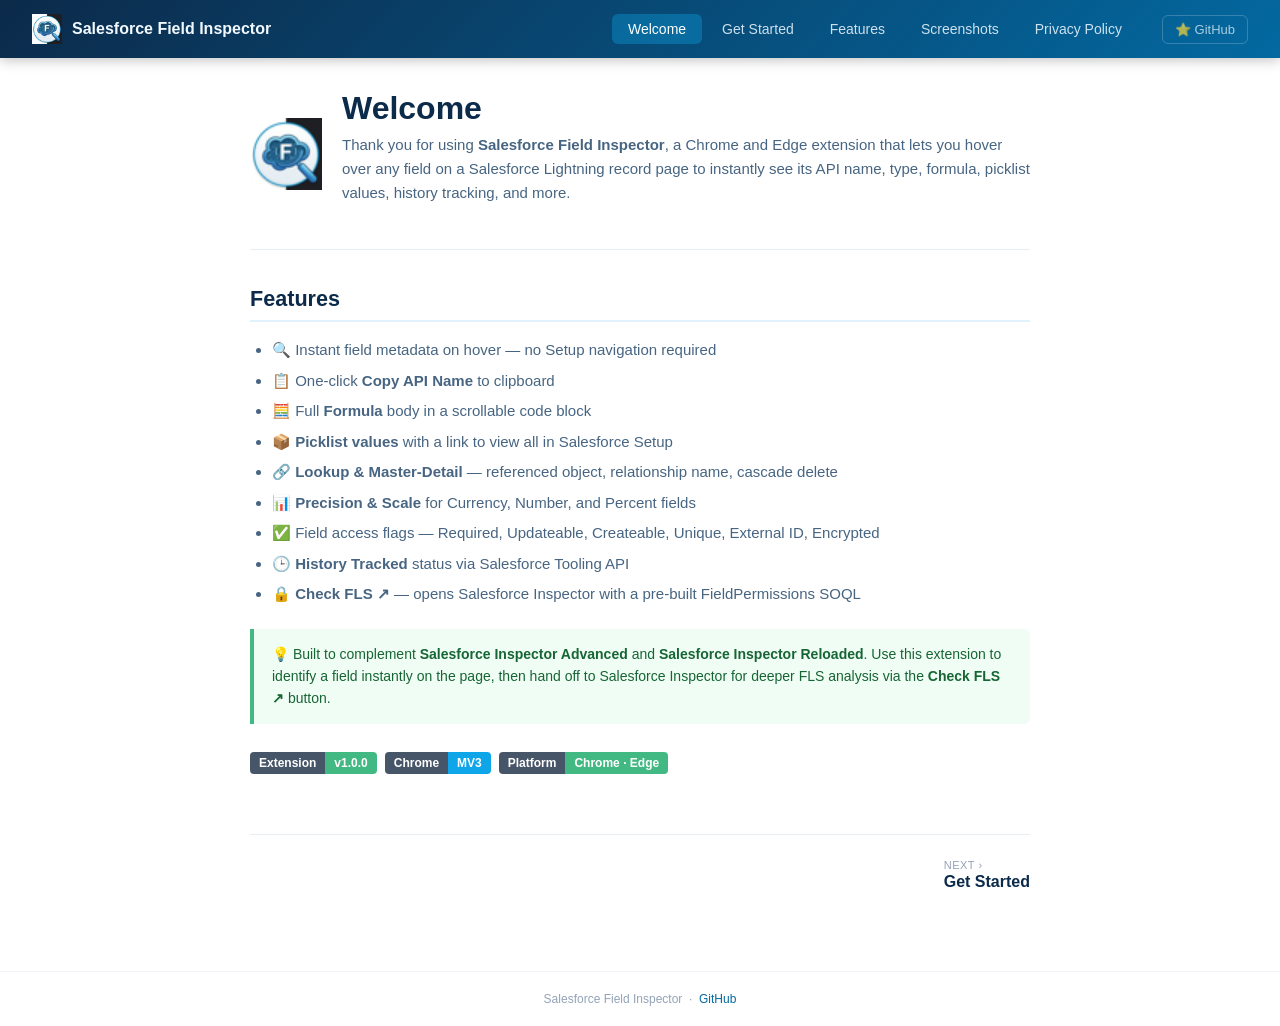
<file: docs/index.html>
<!DOCTYPE html>
<html lang="en">
<head>
  <meta charset="UTF-8" />
  <meta name="viewport" content="width=device-width, initial-scale=1.0" />
  <title>Salesforce Field Inspector</title>
  <meta name="description" content="Hover over any field on a Salesforce Lightning record page to instantly see its API name, type, formula, and more." />
  <link rel="icon" type="image/png" href="icon48.png" />
  <style>
    *, *::before, *::after { box-sizing: border-box; margin: 0; padding: 0; }

    body {
      font-family: -apple-system, BlinkMacSystemFont, 'Segoe UI', Arial, sans-serif;
      font-size: 15px;
      color: #2c3e50;
      background: #fff;
    }

    /* ── NAVBAR ──────────────────────────────────────────── */
    .navbar {
      position: fixed;
      top: 0; left: 0; right: 0;
      height: 58px;
      background: linear-gradient(135deg, #0c2a4a 0%, #0369a1 100%);
      display: flex;
      align-items: center;
      padding: 0 32px;
      gap: 24px;
      z-index: 1000;
      box-shadow: 0 2px 12px rgba(0,0,0,0.25);
    }
    .navbar-brand {
      display: flex;
      align-items: center;
      gap: 10px;
      text-decoration: none;
      color: #f0f9ff;
      font-weight: 700;
      font-size: 16px;
      white-space: nowrap;
      margin-right: auto;
    }
    .navbar-brand img {
      width: 30px;
      height: 30px;
    }
    .nav-links {
      display: flex;
      gap: 4px;
    }
    .nav-links a {
      color: rgba(240,249,255,0.85);
      text-decoration: none;
      font-size: 14px;
      font-weight: 500;
      padding: 7px 16px;
      border-radius: 6px;
      transition: background 0.15s, color 0.15s;
      white-space: nowrap;
    }
    .nav-links a:hover {
      background: rgba(255,255,255,0.15);
      color: #fff;
    }
    .nav-links a.active {
      background: rgba(14,165,233,0.35);
      color: #fff;
    }
    .navbar-gh {
      color: rgba(240,249,255,0.7);
      text-decoration: none;
      font-size: 13px;
      padding: 6px 12px;
      border: 1px solid rgba(255,255,255,0.2);
      border-radius: 6px;
      transition: background 0.15s, color 0.15s;
      white-space: nowrap;
    }
    .navbar-gh:hover {
      background: rgba(255,255,255,0.1);
      color: #fff;
    }

    /* ── LAYOUT ──────────────────────────────────────────── */
    .page-wrapper {
      max-width: 860px;
      margin: 0 auto;
      padding: 90px 40px 80px;
    }

    /* ── HERO ────────────────────────────────────────────── */
    .hero {
      display: flex;
      align-items: center;
      gap: 20px;
      margin-bottom: 36px;
      padding-bottom: 32px;
      border-bottom: 1px solid #e8edf2;
    }
    .hero img {
      width: 72px;
      height: 72px;
      flex-shrink: 0;
    }
    .hero h1 {
      font-size: 2rem;
      color: #0c2a4a;
      margin-bottom: 6px;
    }
    .hero p {
      color: #476582;
      font-size: 15px;
      line-height: 1.6;
    }

    /* ── CONTENT SECTIONS ────────────────────────────────── */
    h2 {
      font-size: 1.35rem;
      color: #0c2a4a;
      margin: 36px 0 14px;
      padding-bottom: 8px;
      border-bottom: 2px solid #e0f2fe;
    }
    h3 {
      font-size: 1.05rem;
      color: #0369a1;
      margin: 24px 0 10px;
    }
    p { line-height: 1.7; color: #476582; margin-bottom: 12px; }
    ul, ol { padding-left: 22px; color: #476582; line-height: 1.9; margin-bottom: 12px; }
    li { margin-bottom: 2px; }
    code {
      background: #f1f5f9;
      padding: 2px 6px;
      border-radius: 4px;
      font-size: 13px;
      color: #0369a1;
    }

    /* ── CALLOUT ─────────────────────────────────────────── */
    .callout {
      border-left: 4px solid #42b983;
      background: #f0fdf4;
      padding: 14px 18px;
      border-radius: 0 6px 6px 0;
      color: #166534;
      margin: 20px 0;
      font-size: 14px;
      line-height: 1.6;
    }
    .callout.blue {
      border-left-color: #0ea5e9;
      background: #f0f9ff;
      color: #0c4a6e;
    }

    /* ── TABLE ───────────────────────────────────────────── */
    table {
      width: 100%;
      border-collapse: collapse;
      margin: 16px 0;
      font-size: 14px;
    }
    th {
      background: #0369a1;
      color: #fff;
      padding: 10px 14px;
      text-align: left;
      font-weight: 600;
    }
    td {
      padding: 9px 14px;
      border-bottom: 1px solid #e2e8f0;
      color: #476582;
    }
    tr:nth-child(even) td { background: #f8fafc; }

    /* ── BADGES ──────────────────────────────────────────── */
    .badge-row { display: flex; gap: 8px; flex-wrap: wrap; margin-top: 28px; }
    .badge {
      display: inline-flex;
      border-radius: 4px;
      overflow: hidden;
      font-size: 12px;
      font-weight: 600;
    }
    .badge .b-label { background: #475569; color: #fff; padding: 4px 9px; }
    .badge .b-val   { background: #42b983; color: #fff; padding: 4px 9px; }
    .badge .b-val.blue { background: #0ea5e9; }

    /* ── FEATURE GRID ────────────────────────────────────── */
    .feature-grid {
      display: grid;
      grid-template-columns: repeat(auto-fill, minmax(240px, 1fr));
      gap: 14px;
      margin: 18px 0;
    }
    .feature-card {
      border: 1px solid #e2e8f0;
      border-radius: 8px;
      padding: 16px;
      background: #fafcff;
    }
    .feature-card .fc-icon { font-size: 22px; margin-bottom: 8px; }
    .feature-card .fc-title { font-weight: 700; color: #0c2a4a; margin-bottom: 4px; font-size: 14px; }
    .feature-card .fc-desc  { font-size: 13px; color: #64748b; line-height: 1.5; }

    /* ── PRIVACY TABLE ───────────────────────────────────── */
    .privacy-principle { display: flex; gap: 12px; padding: 10px 0; border-bottom: 1px solid #f1f5f9; }
    .privacy-principle:last-child { border-bottom: none; }
    .pp-icon { font-size: 18px; flex-shrink: 0; }
    .pp-title { font-weight: 600; color: #0c2a4a; font-size: 14px; }
    .pp-desc  { font-size: 13px; color: #64748b; margin-top: 2px; }

    /* ── PAGINATION ──────────────────────────────────────── */
    .pagination {
      display: flex;
      justify-content: space-between;
      margin-top: 60px;
      padding-top: 24px;
      border-top: 1px solid #e8edf2;
    }
    .pagination a {
      text-decoration: none;
      color: #0369a1;
      font-size: 13px;
      font-weight: 500;
    }
    .pagination .pg-label { color: #94a3b8; font-size: 11px; text-transform: uppercase; letter-spacing: 0.5px; display: block; margin-bottom: 2px; }
    .pagination .pg-title { font-size: 16px; font-weight: 700; color: #0c2a4a; }
    .pagination a:hover .pg-title { color: #0369a1; }

    /* ── FOOTER ──────────────────────────────────────────── */
    footer {
      text-align: center;
      padding: 20px;
      color: #94a3b8;
      font-size: 12px;
      border-top: 1px solid #f1f5f9;
    }
    footer a { color: #0369a1; text-decoration: none; }

    /* ── PAGES (shown/hidden via JS) ─────────────────────── */
    .page { display: none; }
    .page.active { display: block; }
  </style>
</head>
<body>

  <!-- NAVBAR -->
  <nav class="navbar">
    <a class="navbar-brand" href="#">
      <img src="icon48.png" alt="Salesforce Field Inspector" />
      Salesforce Field Inspector
    </a>
    <div class="nav-links">
      <a href="#welcome"        class="nav-link active">Welcome</a>
      <a href="#get-started"    class="nav-link">Get Started</a>
      <a href="#features"       class="nav-link">Features</a>
      <a href="#screenshots"    class="nav-link">Screenshots</a>
      <a href="#privacy-policy" class="nav-link">Privacy Policy</a>
    </div>
    <a class="navbar-gh" href="https://github.com/amrit-suman/Salesforce-Field-Inspector" target="_blank" rel="noopener noreferrer">⭐ GitHub</a>
  </nav>

  <div class="page-wrapper">

    <!-- ── WELCOME ────────────────────────────────────────── -->
    <div id="page-welcome" class="page active">
      <div class="hero">
        <img src="icon48.png" alt="Salesforce Field Inspector" />
        <div>
          <h1>Welcome</h1>
          <p>Thank you for using <strong>Salesforce Field Inspector</strong>, a Chrome and Edge extension that lets you hover over any field on a Salesforce Lightning record page to instantly see its API name, type, formula, picklist values, history tracking, and more.</p>
        </div>
      </div>

      <h2>Features</h2>
      <ul>
        <li>🔍 Instant field metadata on hover — no Setup navigation required</li>
        <li>📋 One-click <strong>Copy API Name</strong> to clipboard</li>
        <li>🧮 Full <strong>Formula</strong> body in a scrollable code block</li>
        <li>📦 <strong>Picklist values</strong> with a link to view all in Salesforce Setup</li>
        <li>🔗 <strong>Lookup &amp; Master-Detail</strong> — referenced object, relationship name, cascade delete</li>
        <li>📊 <strong>Precision &amp; Scale</strong> for Currency, Number, and Percent fields</li>
        <li>✅ Field access flags — Required, Updateable, Createable, Unique, External ID, Encrypted</li>
        <li>🕒 <strong>History Tracked</strong> status via Salesforce Tooling API</li>
        <li>🔒 <strong>Check FLS ↗</strong> — opens Salesforce Inspector with a pre-built FieldPermissions SOQL</li>
      </ul>

      <div class="callout">
        💡 Built to complement <strong>Salesforce Inspector Advanced</strong> and <strong>Salesforce Inspector Reloaded</strong>. Use this extension to identify a field instantly on the page, then hand off to Salesforce Inspector for deeper FLS analysis via the <strong>Check FLS ↗</strong> button.
      </div>

      <div class="badge-row">
        <span class="badge"><span class="b-label">Extension</span><span class="b-val">v1.0.0</span></span>
        <span class="badge"><span class="b-label">Chrome</span><span class="b-val blue">MV3</span></span>
        <span class="badge"><span class="b-label">Platform</span><span class="b-val">Chrome · Edge</span></span>
      </div>

      <div class="pagination">
        <span></span>
        <a href="#get-started" class="nav-link">
          <span class="pg-label">NEXT ›</span>
          <span class="pg-title">Get Started</span>
        </a>
      </div>
    </div>

    <!-- ── GET STARTED ─────────────────────────────────────── -->
    <div id="page-get-started" class="page">
      <h1>Get Started</h1>
      <p>Get Salesforce Field Inspector running in under a minute.</p>

      <h2>Requirements</h2>
      <ul>
        <li><strong>Browser</strong> — Google Chrome or Microsoft Edge</li>
        <li><strong>Salesforce</strong> — Lightning Experience enabled on your org</li>
        <li><strong>Page type</strong> — Standard Lightning record pages (<code>/lightning/r/*/view</code>)</li>
        <li><strong>Permission</strong> — API Enabled on your Salesforce user profile</li>
      </ul>

      <h2>Installation</h2>
      <ol>
        <li><a href="https://github.com/amrit-suman/Salesforce-Field-Inspector" target="_blank" rel="noopener noreferrer">Download or clone the repository</a></li>
        <li>Open Chrome or Edge and go to <code>chrome://extensions</code></li>
        <li>Enable <strong>Developer mode</strong> (toggle in the top-right corner)</li>
        <li>Click <strong>Load unpacked</strong></li>
        <li>Select the <code>Salesforce-Field-Inspector</code> folder</li>
        <li>Navigate to any Salesforce Lightning record page — the extension activates automatically</li>
      </ol>

      <h2>How to Use</h2>
      <ol>
        <li>Open any Salesforce record page (Account, Contact, Opportunity, or any custom object)</li>
        <li>Hover over a <strong>field label</strong> or <strong>field value</strong> for ~0.8 seconds</li>
        <li>The metadata tooltip appears — move your mouse into it to keep it open</li>
        <li>Click <strong>Copy API Name</strong> to copy the field's API name to your clipboard</li>
        <li>Click <strong>Check FLS ↗</strong> to open field-level security analysis in Salesforce Inspector</li>
        <li>Click <strong>✕</strong> or anywhere outside the tooltip to dismiss it</li>
      </ol>

      <h2>Check FLS Button</h2>
      <p>The <strong>Check FLS ↗</strong> button requires one of the following extensions to be installed:</p>
      <ul>
        <li><strong>Salesforce Inspector Advanced</strong> — takes priority if both are installed</li>
        <li><strong>Salesforce Inspector Reloaded</strong></li>
      </ul>
      <p>Both are available on the Chrome Web Store. If neither is installed, clicking the button shows an installation prompt.</p>

      <h2>Troubleshooting</h2>
      <h3>Tooltip does not appear</h3>
      <p>Confirm you are on a <code>/lightning/r/</code> record page — not a list view, Setup page, or App Builder. Reload the Salesforce page after installing the extension.</p>

      <h3>"Session expired" error</h3>
      <p>Click <strong>↺ Reload Page</strong> in the tooltip or manually refresh the Salesforce page. Sessions expire after the configured idle timeout (default 2 hours in Salesforce).</p>

      <h3>"Field not found" error</h3>
      <p>The field may be a compound field (Name, Address) or an internal system field. Hover directly over a sub-field (e.g. City or Street) rather than the compound wrapper.</p>

      <h3>"Check FLS ↗" shows an alert</h3>
      <p>Install <strong>Salesforce Inspector Advanced</strong> or <strong>Salesforce Inspector Reloaded</strong> from the Chrome Web Store and ensure it is enabled.</p>

      <div class="pagination">
        <a href="#welcome" class="nav-link">
          <span class="pg-label">‹ PREV</span>
          <span class="pg-title">Welcome</span>
        </a>
        <a href="#features" class="nav-link">
          <span class="pg-label">NEXT ›</span>
          <span class="pg-title">Features</span>
        </a>
      </div>
    </div>

    <!-- ── FEATURES ───────────────────────────────────────── -->
    <div id="page-features" class="page">
      <h1>Features</h1>
      <p>A complete breakdown of everything Salesforce Field Inspector shows you.</p>

      <h2>Field Metadata Tooltip</h2>
      <p>Hover over any field label or value on a Lightning record page for 0.8 seconds and a tooltip appears with full field metadata. The tooltip stays open when you move your mouse into it.</p>

      <div class="feature-grid">
        <div class="feature-card">
          <div class="fc-icon">📋</div>
          <div class="fc-title">API Name</div>
          <div class="fc-desc">Highlighted in blue. Click <strong>Copy API Name</strong> to copy to clipboard with a ✓ confirmation.</div>
        </div>
        <div class="feature-card">
          <div class="fc-icon">🏷️</div>
          <div class="fc-title">Label &amp; Type</div>
          <div class="fc-desc">Display label and human-readable type — e.g. Formula (Text), Master-Detail, Multi-Select Picklist.</div>
        </div>
        <div class="feature-card">
          <div class="fc-icon">🔗</div>
          <div class="fc-title">Lookup &amp; Master-Detail</div>
          <div class="fc-desc">Referenced object, relationship API name, and cascade delete flag.</div>
        </div>
        <div class="feature-card">
          <div class="fc-icon">🧮</div>
          <div class="fc-title">Formula</div>
          <div class="fc-desc">Full formula body in a scrollable code block — no need to open the field editor.</div>
        </div>
        <div class="feature-card">
          <div class="fc-icon">📦</div>
          <div class="fc-title">Picklist Values</div>
          <div class="fc-desc">Up to 8 active values shown inline. <strong>+N more</strong> opens all values in Salesforce Setup.</div>
        </div>
        <div class="feature-card">
          <div class="fc-icon">🕒</div>
          <div class="fc-title">History Tracked</div>
          <div class="fc-desc">Yes / No status fetched from the Salesforce Tooling API (EntityParticle).</div>
        </div>
        <div class="feature-card">
          <div class="fc-icon">✅</div>
          <div class="fc-title">Access Flags</div>
          <div class="fc-desc">Required, Updateable, Createable, Unique, External ID, Encrypted.</div>
        </div>
        <div class="feature-card">
          <div class="fc-icon">🔒</div>
          <div class="fc-title">Check FLS ↗</div>
          <div class="fc-desc">Opens Salesforce Inspector with a pre-built FieldPermissions SOQL to check profile and permission set access.</div>
        </div>
      </div>

      <h2>FLS SOQL</h2>
      <p>The <strong>Check FLS ↗</strong> button pre-fills this query in Salesforce Inspector's Data Export tab:</p>
      <pre><code>SELECT Parent.Label, Parent.Profile.Name, Parent.IsOwnedByProfile, PermissionsRead, PermissionsEdit
FROM FieldPermissions
WHERE SobjectType = 'Account'
AND Field = 'Account.Industry'
ORDER BY Parent.IsOwnedByProfile DESC, Parent.Profile.Name</code></pre>
      <p><code>Parent.IsOwnedByProfile = true</code> → Profile &nbsp;|&nbsp; <code>false</code> → Permission Set or Permission Set Group</p>

      <h2>All Supported Field Types</h2>
      <p>Text · Text Area · Long Text Area · Checkbox · Number · Currency · Percent · Date · Date/Time · Time · Email · Phone · URL · Picklist · Multi-Select Picklist · Lookup · Master-Detail · Formula · Auto Number · Record ID · Geolocation · Encrypted Text · File (Base64)</p>

      <h2>Performance</h2>
      <table>
        <tr><th>Behaviour</th><th>Detail</th></tr>
        <tr><td>Hover delay</td><td>800 ms — tooltip only triggers after cursor stays on a field</td></tr>
        <tr><td>Object metadata cache</td><td>5 minutes per object — repeated hovers generate no extra API calls</td></tr>
        <tr><td>History tracking cache</td><td>5 minutes per field</td></tr>
        <tr><td>Inspector detection cache</td><td>Lifetime of the page — checked once per page load</td></tr>
      </table>

      <h2>Limitations</h2>
      <ul>
        <li><strong>Lightning Experience only</strong> — does not work on Classic, list views, Setup pages, Flow screens, or App Builder</li>
        <li><strong>Compound fields</strong> — Name and Address compound wrappers are not resolved; hover over sub-fields (First Name, City, etc.)</li>
        <li><strong>System fields</strong> — some internal fields may not resolve if they have no visible label in the DOM</li>
        <li><strong>API access required</strong> — the running user must have API Enabled in their profile or permission set</li>
      </ul>

      <div class="pagination">
        <a href="#get-started" class="nav-link">
          <span class="pg-label">‹ PREV</span>
          <span class="pg-title">Get Started</span>
        </a>
        <a href="#screenshots" class="nav-link">
          <span class="pg-label">NEXT ›</span>
          <span class="pg-title">Screenshots</span>
        </a>
      </div>
    </div>

    <!-- ── SCREENSHOTS ────────────────────────────────────────── -->
    <div id="page-screenshots" class="page">
      <h1>Screenshots</h1>
      <p>Tooltip previews across different Salesforce field types.</p>

      <div style="display:grid;grid-template-columns:repeat(3,1fr);gap:16px;margin:24px 0;">
        <div>
          <p style="font-weight:600;font-size:13px;color:#0369a1;margin-bottom:8px;">Text Field</p>
          <img src="01-text-field.png" alt="Text field" style="width:100%;border-radius:8px;box-shadow:0 3px 12px rgba(0,0,0,0.12);" />
        </div>
        <div>
          <p style="font-weight:600;font-size:13px;color:#0369a1;margin-bottom:8px;">Formula Field</p>
          <img src="02-formula-field.png" alt="Formula field" style="width:100%;border-radius:8px;box-shadow:0 3px 12px rgba(0,0,0,0.12);" />
        </div>
        <div>
          <p style="font-weight:600;font-size:13px;color:#0369a1;margin-bottom:8px;">Lookup Field</p>
          <img src="03-lookup-field.png" alt="Lookup field" style="width:100%;border-radius:8px;box-shadow:0 3px 12px rgba(0,0,0,0.12);" />
        </div>
        <div>
          <p style="font-weight:600;font-size:13px;color:#0369a1;margin-bottom:8px;">Picklist Field</p>
          <img src="04-picklist-field.png" alt="Picklist field" style="width:100%;border-radius:8px;box-shadow:0 3px 12px rgba(0,0,0,0.12);" />
        </div>
        <div>
          <p style="font-weight:600;font-size:13px;color:#0369a1;margin-bottom:8px;">Currency Field</p>
          <img src="05-currency-field.png" alt="Currency field" style="width:100%;border-radius:8px;box-shadow:0 3px 12px rgba(0,0,0,0.12);" />
        </div>
        <div>
          <p style="font-weight:600;font-size:13px;color:#0369a1;margin-bottom:8px;">Master-Detail Field</p>
          <img src="06-master-detail-field.png" alt="Master-Detail field" style="width:100%;border-radius:8px;box-shadow:0 3px 12px rgba(0,0,0,0.12);" />
        </div>
      </div>

      <div class="pagination">
        <a href="#features" class="nav-link">
          <span class="pg-label">‹ PREV</span>
          <span class="pg-title">Features</span>
        </a>
        <a href="#privacy-policy" class="nav-link">
          <span class="pg-label">NEXT ›</span>
          <span class="pg-title">Privacy Policy</span>
        </a>
      </div>
    </div>

    <!-- ── PRIVACY POLICY ──────────────────────────────────── -->
    <div id="page-privacy-policy" class="page">
      <h1>Privacy Policy</h1>
      <p><strong>Extension:</strong> Salesforce Field Inspector &nbsp;·&nbsp; <strong>Last updated:</strong> March 2026</p>

      <h2>Overview</h2>
      <p>Salesforce Field Inspector displays field schema metadata in a tooltip when you hover over fields on Salesforce Lightning record pages. This policy describes exactly what data the extension accesses, how it is used, and what it does not do.</p>

      <h2>Data We Access</h2>
      <h3>Salesforce Session Cookie (<code>sid</code>)</h3>
      <p>Used solely as a Bearer token to authenticate calls to your own Salesforce org's REST and Tooling APIs. It is:</p>
      <ul>
        <li>Held in memory for the lifetime of the current page only</li>
        <li>Never written to disk, <code>localStorage</code>, or any persistent storage</li>
        <li>Never transmitted to any server other than your own Salesforce org</li>
        <li>Discarded automatically when you navigate away or close the tab</li>
      </ul>

      <h3>Field Schema Metadata</h3>
      <p>Fetched from your own Salesforce org only. Schema-level only — <strong>no record data, no user data, no personal information is ever read</strong>. Cached in memory for 5 minutes and discarded on navigation.</p>

      <h2>Data We Do Not Access</h2>
      <ul>
        <li><strong>No record data</strong> — field values are never read</li>
        <li><strong>No personal information</strong> — no names, emails, user IDs, or profile data</li>
        <li><strong>No browsing history</strong> — scoped to Salesforce Lightning record pages only</li>
        <li><strong>No clipboard reads</strong> — clipboard access is write-only (Copy API Name button)</li>
      </ul>

      <h2>Security Principles</h2>
      <div>
        <div class="privacy-principle"><span class="pp-icon">🛡️</span><div><div class="pp-title">Local Data Only</div><div class="pp-desc">All data stays on your device. Nothing is sent to any external server.</div></div></div>
        <div class="privacy-principle"><span class="pp-icon">🚫</span><div><div class="pp-title">No Third-Party Sharing</div><div class="pp-desc">Data is never shared with, sold to, or transmitted to any third party for any purpose.</div></div></div>
        <div class="privacy-principle"><span class="pp-icon">📵</span><div><div class="pp-title">No Data Collection</div><div class="pp-desc">No personal or record data is collected, stored, or used.</div></div></div>
        <div class="privacy-principle"><span class="pp-icon">⚖️</span><div><div class="pp-title">No Legal Disclosures</div><div class="pp-desc">No personal data is collected, so none can be shared for legal or compliance purposes.</div></div></div>
        <div class="privacy-principle"><span class="pp-icon">🔐</span><div><div class="pp-title">Privacy by Design</div><div class="pp-desc">Only the minimum permissions strictly necessary to function are requested.</div></div></div>
      </div>

      <h2>Permissions</h2>
      <table>
        <tr><th>Permission</th><th>Why it is needed</th></tr>
        <tr><td><code>cookies</code></td><td>Reads the <code>sid</code> session cookie to authenticate REST API calls to your Salesforce org</td></tr>
        <tr><td><code>clipboardWrite</code></td><td>Powers the Copy API Name button — write-only, the extension never reads your clipboard</td></tr>
        <tr><td><code>management</code></td><td>Detects whether Salesforce Inspector is installed to enable the Check FLS button</td></tr>
        <tr><td>Host access to <code>*.salesforce.com</code></td><td>Required to inject the content script and call the Salesforce REST/Tooling APIs</td></tr>
      </table>

      <h2>Contact</h2>
      <p>For questions about this privacy policy, open an issue on the <a href="https://github.com/amrit-suman/Salesforce-Field-Inspector/issues" target="_blank" rel="noopener noreferrer">GitHub repository</a>.</p>

      <h2>Disclaimer</h2>
      <div>
        <div class="privacy-principle">
          <span class="pp-icon">🏢</span>
          <div>
            <div class="pp-title">No Affiliation with Salesforce</div>
            <div class="pp-desc">Salesforce Field Inspector is an independent, open-source project and is not affiliated with, endorsed by, sponsored by, or officially connected with Salesforce, Inc. in any way. "Salesforce" and related trademarks are the property of Salesforce, Inc.</div>
          </div>
        </div>
        <div class="privacy-principle">
          <span class="pp-icon">⚠️</span>
          <div>
            <div class="pp-title">Provided As-Is</div>
            <div class="pp-desc">This extension is provided "as-is", without warranty of any kind, express or implied. The developer makes no guarantees regarding the accuracy, completeness, or reliability of the metadata displayed. All metadata is fetched directly from your own Salesforce org via Salesforce's public REST and Tooling APIs — the extension does not modify or interpret it.</div>
          </div>
        </div>
        <div class="privacy-principle">
          <span class="pp-icon">⚖️</span>
          <div>
            <div class="pp-title">Limitation of Liability</div>
            <div class="pp-desc">In no event shall the developer be liable for any direct, indirect, incidental, special, or consequential damages arising from the use or inability to use this extension, including but not limited to API rate limit exhaustion, session expiry, loss of data, or decisions made based on metadata displayed.</div>
          </div>
        </div>
        <div class="privacy-principle">
          <span class="pp-icon">👤</span>
          <div>
            <div class="pp-title">User Responsibility</div>
            <div class="pp-desc">Users are solely responsible for ensuring their use of this extension complies with their organisation's IT, security, and data governance policies. The extension accesses the Salesforce API using the user's own authenticated session — the developer has no access to, and no control over, the data in any user's Salesforce org.</div>
          </div>
        </div>
        <div class="privacy-principle">
          <span class="pp-icon">🔌</span>
          <div>
            <div class="pp-title">Third-Party Extensions</div>
            <div class="pp-desc">The Check FLS feature relies on third-party Chrome extensions (Salesforce Inspector Advanced / Salesforce Inspector Reloaded) that are not affiliated with or controlled by this project. The developer is not responsible for the behaviour, availability, or data handling of those extensions.</div>
          </div>
        </div>
        <div class="privacy-principle">
          <span class="pp-icon">🔓</span>
          <div>
            <div class="pp-title">Open Source — Fork & Use Freely</div>
            <div class="pp-desc">This project is open source and licensed under the <a href="https://github.com/amrit-suman/Salesforce-Field-Inspector/blob/main/LICENSE" target="_blank" rel="noopener noreferrer">MIT License</a>. You are free to fork, modify, and use this extension for your own purposes — personal or within your organisation — in accordance with the terms of that licence. Contributions and improvements via pull requests are welcome.</div>
          </div>
        </div>
      </div>

      <div class="pagination">
        <a href="#screenshots" class="nav-link">
          <span class="pg-label">‹ PREV</span>
          <span class="pg-title">Screenshots</span>
        </a>
        <span></span>
      </div>
    </div>

  </div><!-- /page-wrapper -->

  <footer>
    Salesforce Field Inspector &nbsp;·&nbsp;
    <a href="https://github.com/amrit-suman/Salesforce-Field-Inspector" target="_blank" rel="noopener noreferrer">GitHub</a>
  </footer>

  <script>
    const pages = {
      'welcome':        'page-welcome',
      'get-started':    'page-get-started',
      'features':       'page-features',
      'screenshots':    'page-screenshots',
      'privacy-policy': 'page-privacy-policy',
    };

    function showPage(hash) {
      const key = hash.replace('#', '') || 'welcome';
      const pageId = pages[key] || 'page-welcome';

      // Show/hide pages
      document.querySelectorAll('.page').forEach(p => p.classList.remove('active'));
      document.getElementById(pageId)?.classList.add('active');

      // Update active nav link
      document.querySelectorAll('.nav-link').forEach(a => {
        a.classList.toggle('active', a.getAttribute('href') === '#' + key);
      });

      window.scrollTo(0, 0);
    }

    // Handle hash changes
    window.addEventListener('hashchange', () => showPage(window.location.hash));

    // Handle nav clicks and pagination links
    document.querySelectorAll('.nav-link').forEach(a => {
      a.addEventListener('click', e => {
        e.preventDefault();
        const hash = a.getAttribute('href');
        history.pushState(null, '', hash);
        showPage(hash);
      });
    });

    // Initial load
    showPage(window.location.hash);
  </script>
</body>
</html>
</file>
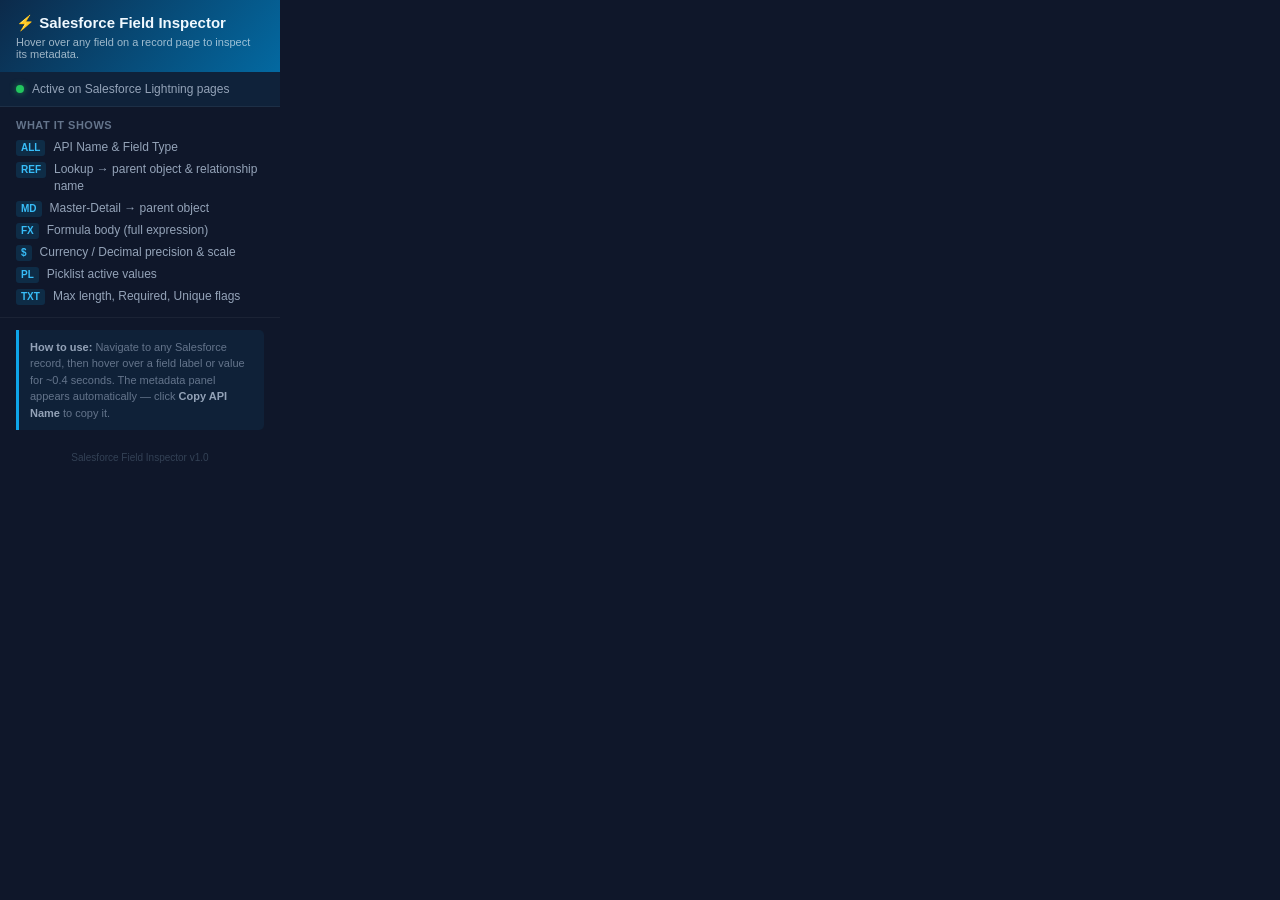
<file: popup.html>
<!DOCTYPE html>
<html lang="en">
<head>
  <meta charset="UTF-8" />
  <meta name="viewport" content="width=device-width, initial-scale=1.0" />
  <title>Salesforce Field Inspector</title>
  <style>
    * { box-sizing: border-box; margin: 0; padding: 0; }

    body {
      width: 280px;
      background: #0f172a;
      color: #e2e8f0;
      font-family: 'Segoe UI', -apple-system, BlinkMacSystemFont, Arial, sans-serif;
      font-size: 13px;
    }

    .header {
      background: linear-gradient(130deg, #0c2a4a 0%, #0369a1 100%);
      padding: 14px 16px 12px;
    }
    .header h1 {
      font-size: 15px;
      font-weight: 700;
      color: #f0f9ff;
      display: flex;
      align-items: center;
      gap: 7px;
    }
    .header p {
      margin-top: 4px;
      font-size: 11px;
      color: rgba(240,249,255,0.65);
    }

    .status-bar {
      display: flex;
      align-items: center;
      gap: 8px;
      padding: 10px 16px;
      background: rgba(14, 165, 233, 0.08);
      border-bottom: 1px solid rgba(255,255,255,0.06);
      font-size: 12px;
      color: #94a3b8;
    }
    .dot {
      width: 8px; height: 8px;
      border-radius: 50%;
      background: #22c55e;
      flex-shrink: 0;
      box-shadow: 0 0 6px rgba(34,197,94,0.6);
    }

    .section {
      padding: 12px 16px;
      border-bottom: 1px solid rgba(255,255,255,0.05);
    }
    .section h2 {
      font-size: 11px;
      font-weight: 600;
      color: #64748b;
      text-transform: uppercase;
      letter-spacing: 0.5px;
      margin-bottom: 8px;
    }

    .field-list {
      display: flex;
      flex-direction: column;
      gap: 5px;
    }
    .field-item {
      display: flex;
      align-items: flex-start;
      gap: 8px;
      font-size: 12px;
      color: #94a3b8;
      line-height: 1.4;
    }
    .field-item .badge {
      background: rgba(14,165,233,0.15);
      color: #38bdf8;
      border-radius: 3px;
      padding: 1px 5px;
      font-size: 10px;
      font-weight: 600;
      flex-shrink: 0;
      margin-top: 1px;
    }

    .tip {
      margin: 12px 16px;
      padding: 9px 11px;
      background: rgba(14,165,233,0.07);
      border-left: 3px solid #0ea5e9;
      border-radius: 0 5px 5px 0;
      font-size: 11px;
      color: #64748b;
      line-height: 1.5;
    }
    .tip strong { color: #94a3b8; }

    .footer {
      padding: 10px 16px;
      font-size: 10px;
      color: #334155;
      text-align: center;
    }
  </style>
</head>
<body>

  <div class="header">
    <h1>⚡ Salesforce Field Inspector</h1>
    <p>Hover over any field on a record page to inspect its metadata.</p>
  </div>

  <div class="status-bar">
    <span class="dot"></span>
    Active on Salesforce Lightning pages
  </div>

  <div class="section">
    <h2>What it shows</h2>
    <div class="field-list">
      <div class="field-item"><span class="badge">ALL</span> API Name &amp; Field Type</div>
      <div class="field-item"><span class="badge">REF</span> Lookup → parent object &amp; relationship name</div>
      <div class="field-item"><span class="badge">MD</span> Master-Detail → parent object</div>
      <div class="field-item"><span class="badge">FX</span> Formula body (full expression)</div>
      <div class="field-item"><span class="badge">$</span> Currency / Decimal precision &amp; scale</div>
      <div class="field-item"><span class="badge">PL</span> Picklist active values</div>
      <div class="field-item"><span class="badge">TXT</span> Max length, Required, Unique flags</div>
    </div>
  </div>

  <div class="tip">
    <strong>How to use:</strong> Navigate to any Salesforce record, then hover over a field label or value for ~0.4 seconds. The metadata panel appears automatically — click <strong>Copy API Name</strong> to copy it.
  </div>

  <div class="footer">Salesforce Field Inspector v1.0</div>

</body>
</html>
</file>
